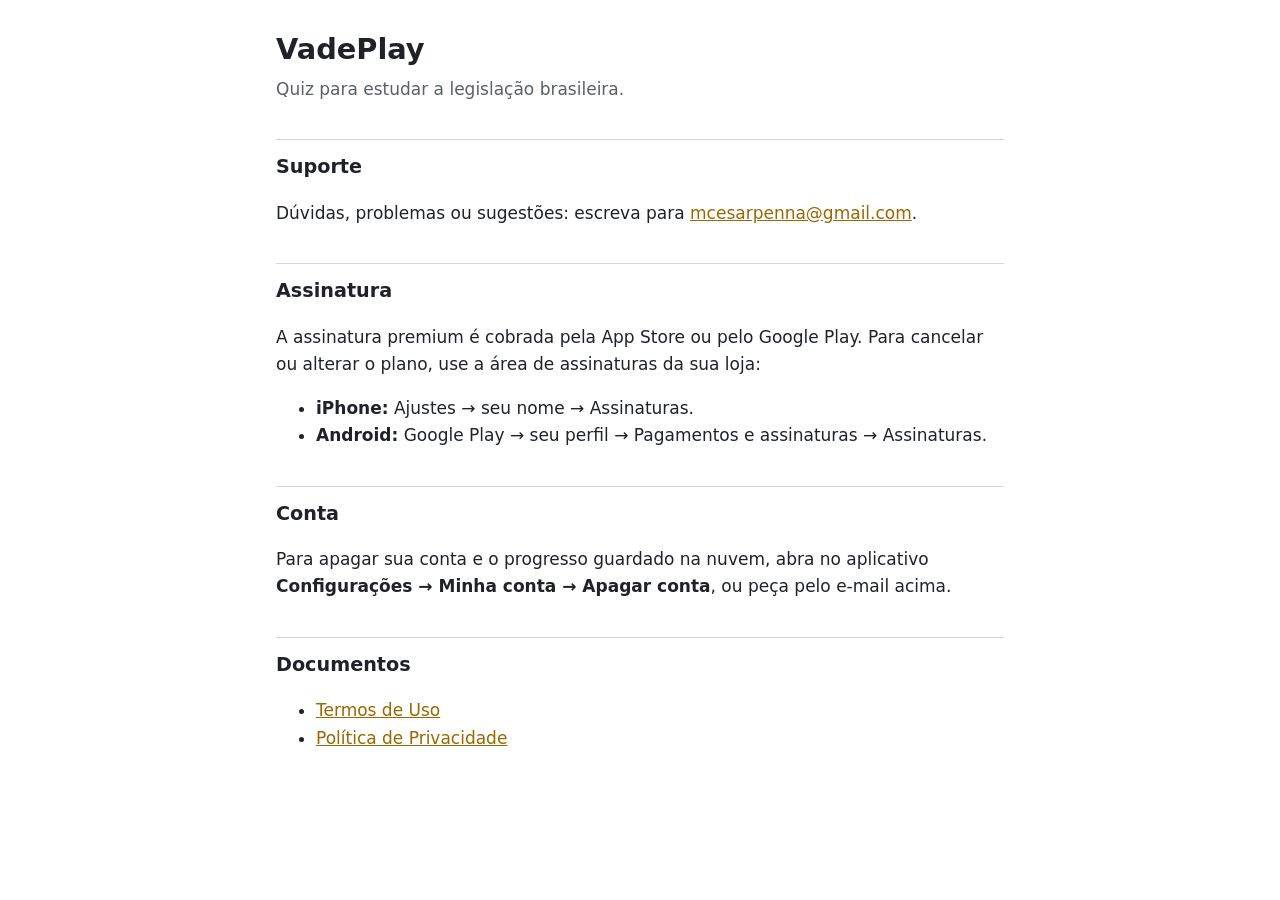
<file: index.html>
<!doctype html>
<html lang="pt-BR">
<head>
  <meta charset="utf-8">
  <meta name="viewport" content="width=device-width, initial-scale=1">
  <title>VadePlay — Suporte</title>
  <link rel="stylesheet" href="estilo.css">
</head>
<body>
<main>
  <h1>VadePlay</h1>
  <p class="data">Quiz para estudar a legislação brasileira.</p>

  <h2>Suporte</h2>
  <p>Dúvidas, problemas ou sugestões: escreva para
  <a href="mailto:mcesarpenna@gmail.com">mcesarpenna@gmail.com</a>.</p>

  <h2>Assinatura</h2>
  <p>A assinatura premium é cobrada pela App Store ou pelo Google Play. Para cancelar ou alterar o plano, use
  a área de assinaturas da sua loja:</p>
  <ul>
    <li><strong>iPhone:</strong> Ajustes → seu nome → Assinaturas.</li>
    <li><strong>Android:</strong> Google Play → seu perfil → Pagamentos e assinaturas → Assinaturas.</li>
  </ul>

  <h2>Conta</h2>
  <p>Para apagar sua conta e o progresso guardado na nuvem, abra no aplicativo
  <strong>Configurações → Minha conta → Apagar conta</strong>, ou peça pelo e-mail acima.</p>

  <h2>Documentos</h2>
  <ul>
    <li><a href="termos.html">Termos de Uso</a></li>
    <li><a href="privacidade.html">Política de Privacidade</a></li>
  </ul>
</main>
</body>
</html>
</file>
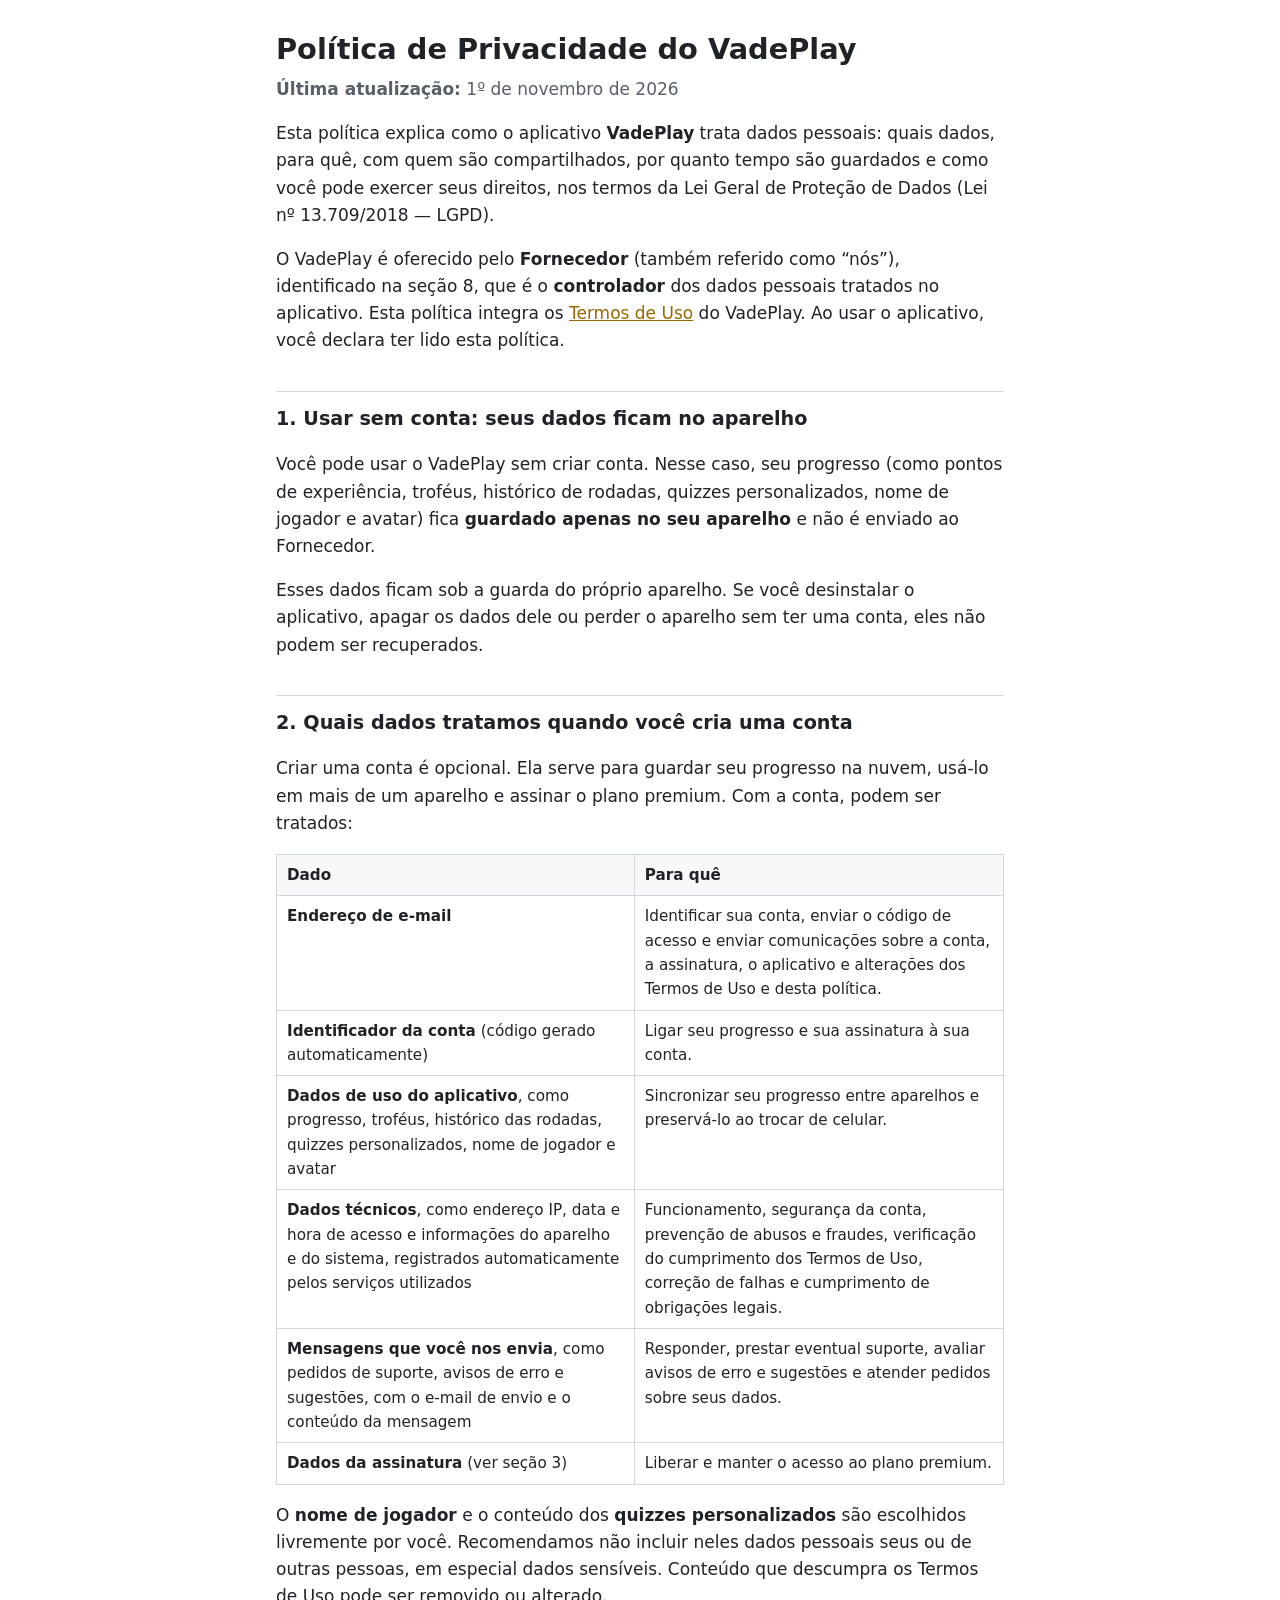
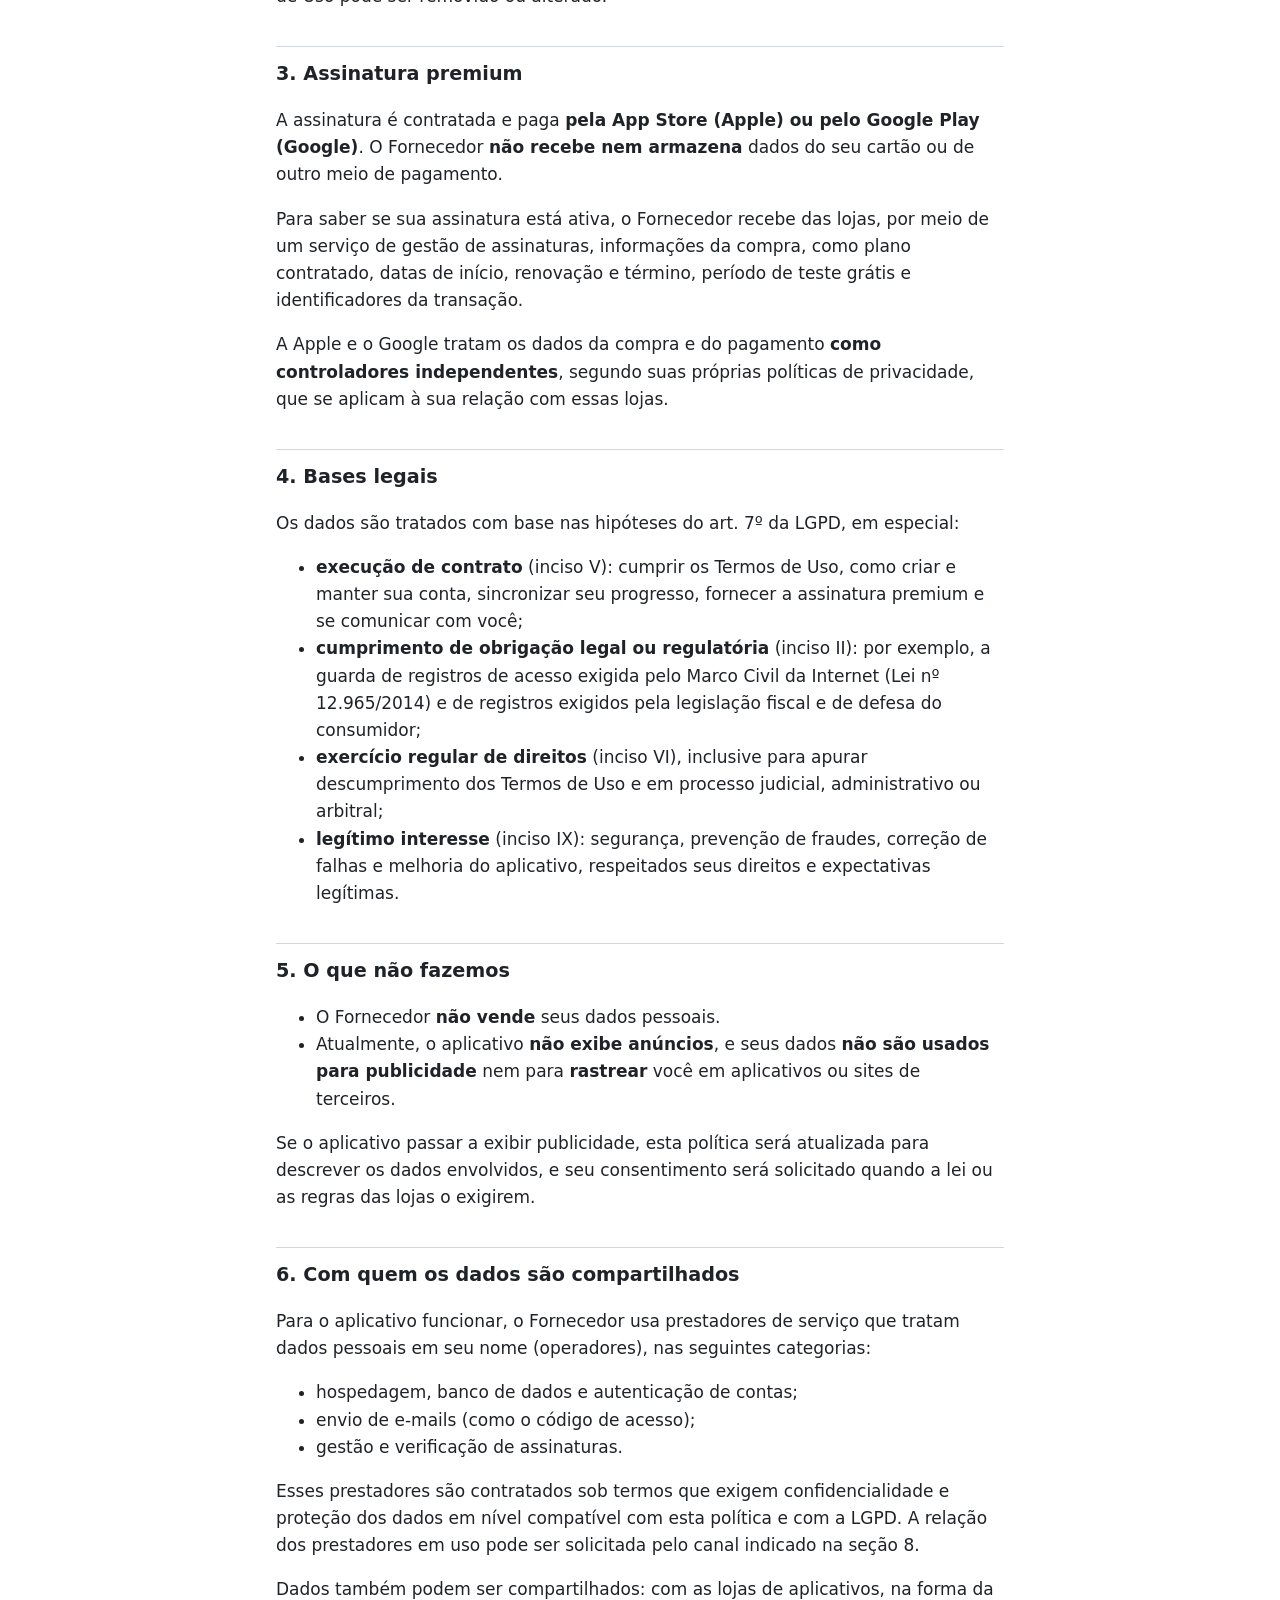
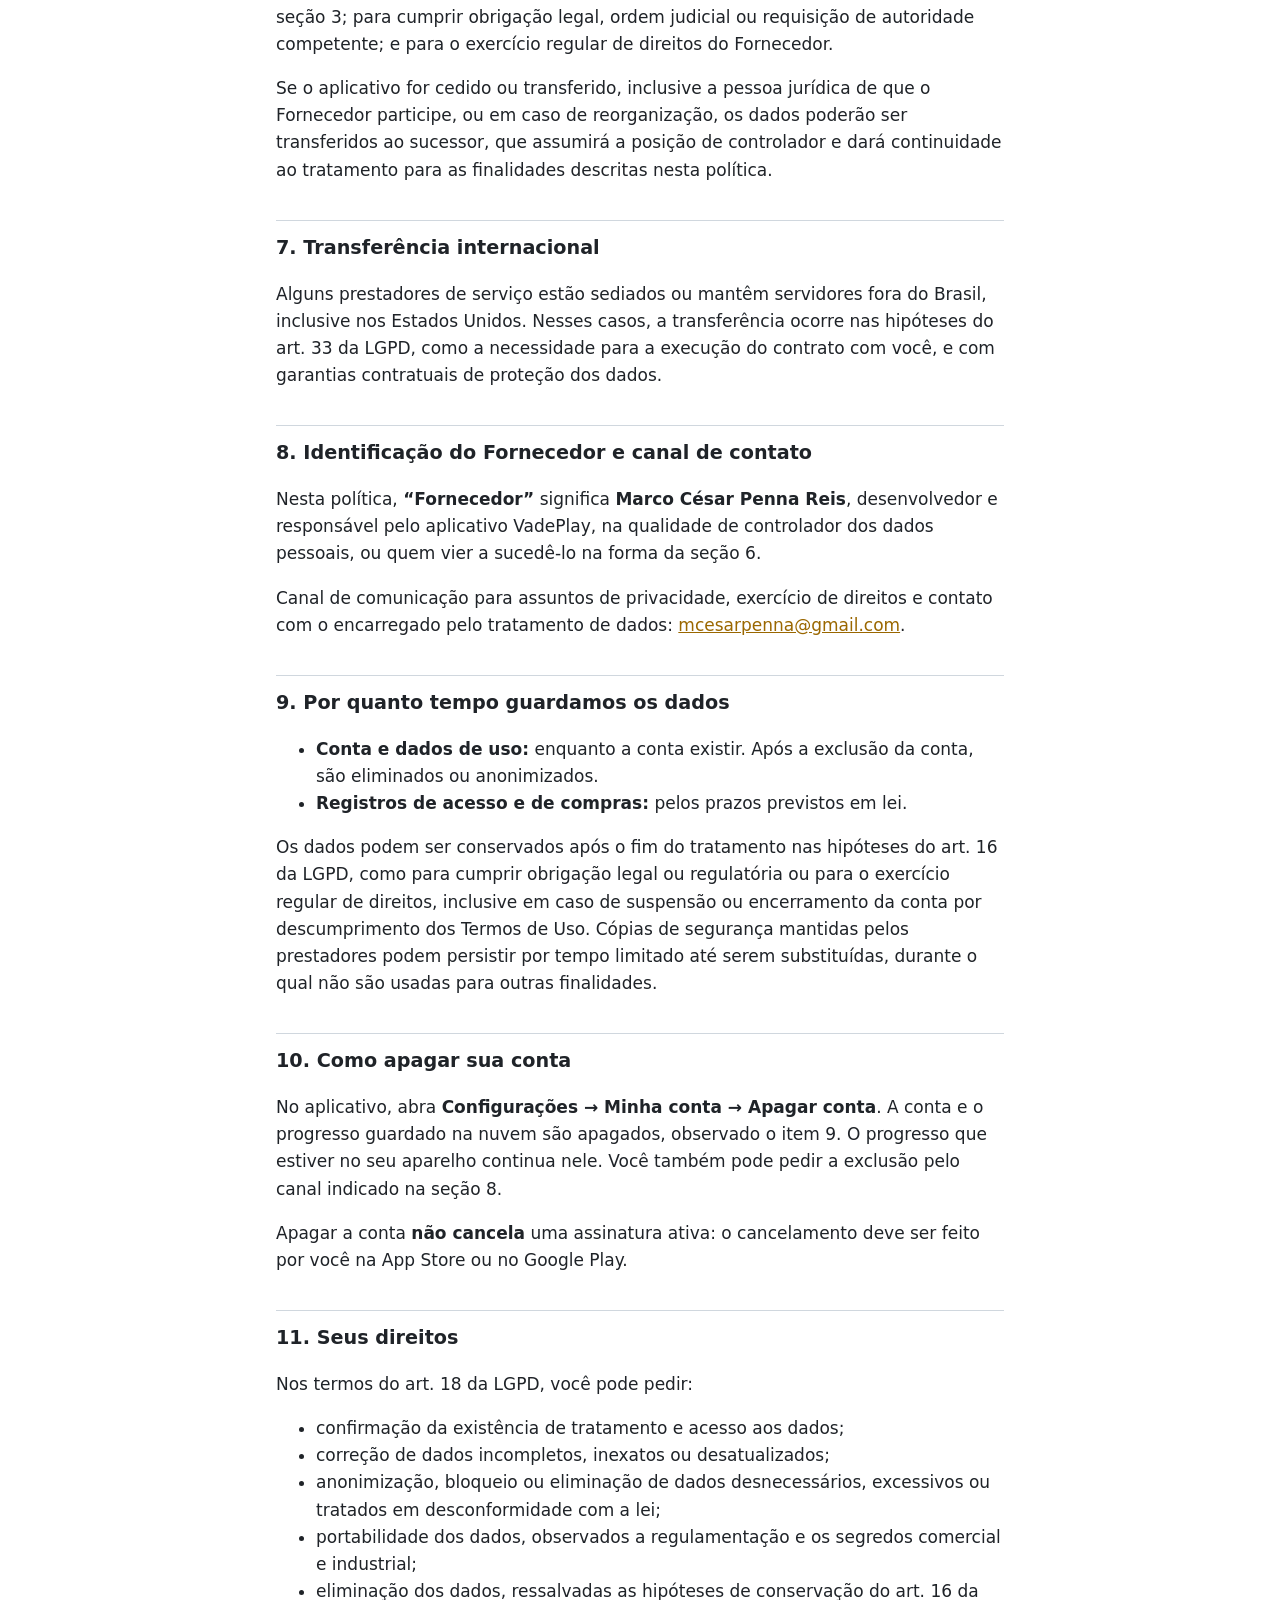
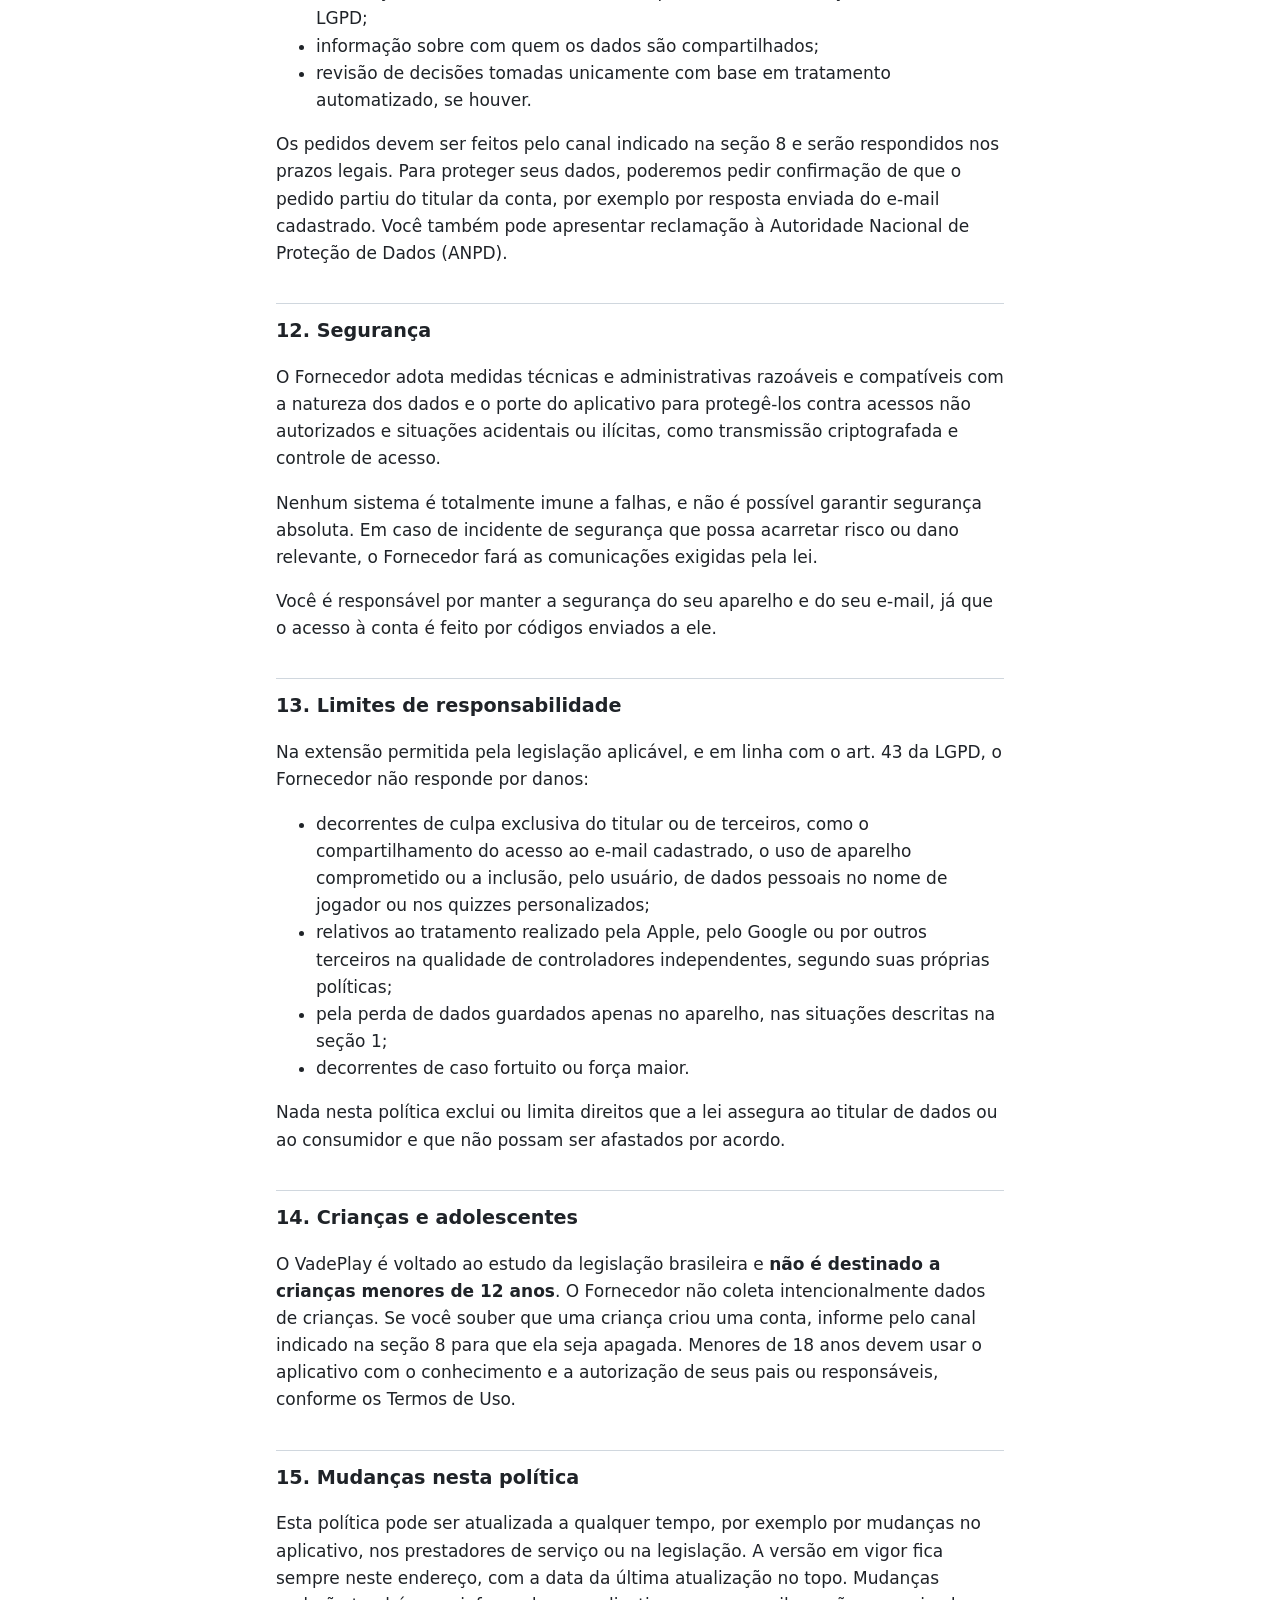
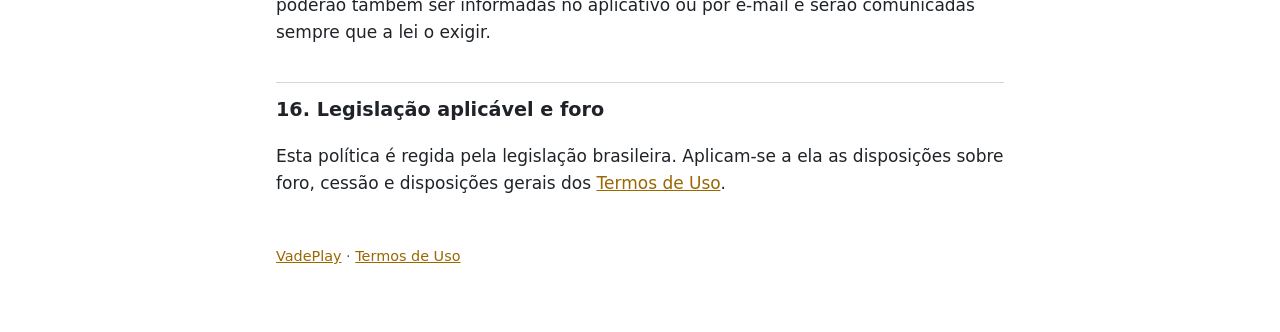
<file: privacidade.html>
<!doctype html>
<html lang="pt-BR">
<head>
  <meta charset="utf-8">
  <meta name="viewport" content="width=device-width, initial-scale=1">
  <title>Política de Privacidade — VadePlay</title>
  <link rel="stylesheet" href="estilo.css">
</head>
<body>
<main>
  <h1>Política de Privacidade do VadePlay</h1>
  <p class="data"><strong>Última atualização:</strong> 1º de novembro de 2026</p>

  <p>Esta política explica como o aplicativo <strong>VadePlay</strong> trata dados pessoais: quais dados, para
  quê, com quem são compartilhados, por quanto tempo são guardados e como você pode exercer seus direitos,
  nos termos da Lei Geral de Proteção de Dados (Lei nº 13.709/2018 — LGPD).</p>
  <p>O VadePlay é oferecido pelo <strong>Fornecedor</strong> (também referido como “nós”), identificado na
  seção 8, que é o <strong>controlador</strong> dos dados pessoais tratados no aplicativo. Esta política integra
  os <a href="termos.html">Termos de Uso</a> do VadePlay. Ao usar o aplicativo, você declara ter lido esta
  política.</p>

  <h2>1. Usar sem conta: seus dados ficam no aparelho</h2>
  <p>Você pode usar o VadePlay sem criar conta. Nesse caso, seu progresso (como pontos de experiência,
  troféus, histórico de rodadas, quizzes personalizados, nome de jogador e avatar) fica <strong>guardado
  apenas no seu aparelho</strong> e não é enviado ao Fornecedor.</p>
  <p>Esses dados ficam sob a guarda do próprio aparelho. Se você desinstalar o aplicativo, apagar os dados
  dele ou perder o aparelho sem ter uma conta, eles não podem ser recuperados.</p>

  <h2>2. Quais dados tratamos quando você cria uma conta</h2>
  <p>Criar uma conta é opcional. Ela serve para guardar seu progresso na nuvem, usá-lo em mais de um
  aparelho e assinar o plano premium. Com a conta, podem ser tratados:</p>
  <div class="tabela">
    <table>
      <tr><th>Dado</th><th>Para quê</th></tr>
      <tr>
        <td><strong>Endereço de e-mail</strong></td>
        <td>Identificar sua conta, enviar o código de acesso e enviar comunicações sobre a conta, a assinatura,
        o aplicativo e alterações dos Termos de Uso e desta política.</td>
      </tr>
      <tr>
        <td><strong>Identificador da conta</strong> (código gerado automaticamente)</td>
        <td>Ligar seu progresso e sua assinatura à sua conta.</td>
      </tr>
      <tr>
        <td><strong>Dados de uso do aplicativo</strong>, como progresso, troféus, histórico das rodadas,
        quizzes personalizados, nome de jogador e avatar</td>
        <td>Sincronizar seu progresso entre aparelhos e preservá-lo ao trocar de celular.</td>
      </tr>
      <tr>
        <td><strong>Dados técnicos</strong>, como endereço IP, data e hora de acesso e informações do aparelho
        e do sistema, registrados automaticamente pelos serviços utilizados</td>
        <td>Funcionamento, segurança da conta, prevenção de abusos e fraudes, verificação do cumprimento dos
        Termos de Uso, correção de falhas e cumprimento de obrigações legais.</td>
      </tr>
      <tr>
        <td><strong>Mensagens que você nos envia</strong>, como pedidos de suporte, avisos de erro e
        sugestões, com o e-mail de envio e o conteúdo da mensagem</td>
        <td>Responder, prestar eventual suporte, avaliar avisos de erro e sugestões e atender pedidos sobre
        seus dados.</td>
      </tr>
      <tr>
        <td><strong>Dados da assinatura</strong> (ver seção 3)</td>
        <td>Liberar e manter o acesso ao plano premium.</td>
      </tr>
    </table>
  </div>
  <p>O <strong>nome de jogador</strong> e o conteúdo dos <strong>quizzes personalizados</strong> são
  escolhidos livremente por você. Recomendamos não incluir neles dados pessoais seus ou de outras pessoas,
  em especial dados sensíveis. Conteúdo que descumpra os Termos de Uso pode ser removido ou alterado.</p>

  <h2>3. Assinatura premium</h2>
  <p>A assinatura é contratada e paga <strong>pela App Store (Apple) ou pelo Google Play (Google)</strong>. O
  Fornecedor <strong>não recebe nem armazena</strong> dados do seu cartão ou de outro meio de pagamento.</p>
  <p>Para saber se sua assinatura está ativa, o Fornecedor recebe das lojas, por meio de um serviço de gestão
  de assinaturas, informações da compra, como plano contratado, datas de início, renovação e término,
  período de teste grátis e identificadores da transação.</p>
  <p>A Apple e o Google tratam os dados da compra e do pagamento <strong>como controladores
  independentes</strong>, segundo suas próprias políticas de privacidade, que se aplicam à sua relação com
  essas lojas.</p>

  <h2>4. Bases legais</h2>
  <p>Os dados são tratados com base nas hipóteses do art. 7º da LGPD, em especial:</p>
  <ul>
    <li><strong>execução de contrato</strong> (inciso V): cumprir os Termos de Uso, como criar e manter sua
    conta, sincronizar seu progresso, fornecer a assinatura premium e se comunicar com você;</li>
    <li><strong>cumprimento de obrigação legal ou regulatória</strong> (inciso II): por exemplo, a guarda de
    registros de acesso exigida pelo Marco Civil da Internet (Lei nº 12.965/2014) e de registros exigidos
    pela legislação fiscal e de defesa do consumidor;</li>
    <li><strong>exercício regular de direitos</strong> (inciso VI), inclusive para apurar descumprimento dos
    Termos de Uso e em processo judicial, administrativo ou arbitral;</li>
    <li><strong>legítimo interesse</strong> (inciso IX): segurança, prevenção de fraudes, correção de falhas
    e melhoria do aplicativo, respeitados seus direitos e expectativas legítimas.</li>
  </ul>

  <h2>5. O que não fazemos</h2>
  <ul>
    <li>O Fornecedor <strong>não vende</strong> seus dados pessoais.</li>
    <li>Atualmente, o aplicativo <strong>não exibe anúncios</strong>, e seus dados <strong>não são usados
    para publicidade</strong> nem para <strong>rastrear</strong> você em aplicativos ou sites de terceiros.</li>
  </ul>
  <p>Se o aplicativo passar a exibir publicidade, esta política será atualizada para descrever os dados
  envolvidos, e seu consentimento será solicitado quando a lei ou as regras das lojas o exigirem.</p>

  <h2>6. Com quem os dados são compartilhados</h2>
  <p>Para o aplicativo funcionar, o Fornecedor usa prestadores de serviço que tratam dados pessoais em seu
  nome (operadores), nas seguintes categorias:</p>
  <ul>
    <li>hospedagem, banco de dados e autenticação de contas;</li>
    <li>envio de e-mails (como o código de acesso);</li>
    <li>gestão e verificação de assinaturas.</li>
  </ul>
  <p>Esses prestadores são contratados sob termos que exigem confidencialidade e proteção dos dados em nível
  compatível com esta política e com a LGPD. A relação dos prestadores em uso pode ser solicitada pelo canal
  indicado na seção 8.</p>
  <p>Dados também podem ser compartilhados: com as lojas de aplicativos, na forma da seção 3; para cumprir
  obrigação legal, ordem judicial ou requisição de autoridade competente; e para o exercício regular de
  direitos do Fornecedor.</p>
  <p>Se o aplicativo for cedido ou transferido, inclusive a pessoa jurídica de que o Fornecedor participe, ou
  em caso de reorganização, os dados poderão ser transferidos ao sucessor, que assumirá a posição de
  controlador e dará continuidade ao tratamento para as finalidades descritas nesta política.</p>

  <h2>7. Transferência internacional</h2>
  <p>Alguns prestadores de serviço estão sediados ou mantêm servidores fora do Brasil, inclusive nos Estados
  Unidos. Nesses casos, a transferência ocorre nas hipóteses do art. 33 da LGPD, como a necessidade para a
  execução do contrato com você, e com garantias contratuais de proteção dos dados.</p>

  <h2>8. Identificação do Fornecedor e canal de contato</h2>
  <p>Nesta política, <strong>“Fornecedor”</strong> significa <strong>Marco César Penna Reis</strong>,
  desenvolvedor e responsável pelo aplicativo VadePlay, na qualidade de controlador dos dados pessoais, ou
  quem vier a sucedê-lo na forma da seção 6.</p>
  <p>Canal de comunicação para assuntos de privacidade, exercício de direitos e contato com o encarregado
  pelo tratamento de dados: <a href="mailto:mcesarpenna@gmail.com">mcesarpenna@gmail.com</a>.</p>

  <h2>9. Por quanto tempo guardamos os dados</h2>
  <ul>
    <li><strong>Conta e dados de uso:</strong> enquanto a conta existir. Após a exclusão da conta, são
    eliminados ou anonimizados.</li>
    <li><strong>Registros de acesso e de compras:</strong> pelos prazos previstos em lei.</li>
  </ul>
  <p>Os dados podem ser conservados após o fim do tratamento nas hipóteses do art. 16 da LGPD, como para
  cumprir obrigação legal ou regulatória ou para o exercício regular de direitos, inclusive em caso de
  suspensão ou encerramento da conta por descumprimento dos Termos de Uso. Cópias de segurança
  mantidas pelos prestadores podem persistir por tempo limitado até serem substituídas, durante o qual não
  são usadas para outras finalidades.</p>

  <h2>10. Como apagar sua conta</h2>
  <p>No aplicativo, abra <strong>Configurações → Minha conta → Apagar conta</strong>. A conta e o progresso
  guardado na nuvem são apagados, observado o item 9. O progresso que estiver no seu aparelho continua nele.
  Você também pode pedir a exclusão pelo canal indicado na seção 8.</p>
  <p>Apagar a conta <strong>não cancela</strong> uma assinatura ativa: o cancelamento deve ser feito por você
  na App Store ou no Google Play.</p>

  <h2>11. Seus direitos</h2>
  <p>Nos termos do art. 18 da LGPD, você pode pedir:</p>
  <ul>
    <li>confirmação da existência de tratamento e acesso aos dados;</li>
    <li>correção de dados incompletos, inexatos ou desatualizados;</li>
    <li>anonimização, bloqueio ou eliminação de dados desnecessários, excessivos ou tratados em desconformidade
    com a lei;</li>
    <li>portabilidade dos dados, observados a regulamentação e os segredos comercial e industrial;</li>
    <li>eliminação dos dados, ressalvadas as hipóteses de conservação do art. 16 da LGPD;</li>
    <li>informação sobre com quem os dados são compartilhados;</li>
    <li>revisão de decisões tomadas unicamente com base em tratamento automatizado, se houver.</li>
  </ul>
  <p>Os pedidos devem ser feitos pelo canal indicado na seção 8 e serão respondidos nos prazos legais. Para
  proteger seus dados, poderemos pedir confirmação de que o pedido partiu do titular da conta, por exemplo
  por resposta enviada do e-mail cadastrado. Você também pode apresentar reclamação à Autoridade Nacional de
  Proteção de Dados (ANPD).</p>

  <h2>12. Segurança</h2>
  <p>O Fornecedor adota medidas técnicas e administrativas razoáveis e compatíveis com a natureza dos dados
  e o porte do aplicativo para protegê-los contra acessos não autorizados e situações acidentais ou ilícitas,
  como transmissão criptografada e controle de acesso.</p>
  <p>Nenhum sistema é totalmente imune a falhas, e não é possível garantir segurança absoluta. Em caso de
  incidente de segurança que possa acarretar risco ou dano relevante, o Fornecedor fará as comunicações
  exigidas pela lei.</p>
  <p>Você é responsável por manter a segurança do seu aparelho e do seu e-mail, já que o acesso à conta é
  feito por códigos enviados a ele.</p>

  <h2>13. Limites de responsabilidade</h2>
  <p>Na extensão permitida pela legislação aplicável, e em linha com o art. 43 da LGPD, o Fornecedor não
  responde por danos:</p>
  <ul>
    <li>decorrentes de culpa exclusiva do titular ou de terceiros, como o compartilhamento do acesso ao
    e-mail cadastrado, o uso de aparelho comprometido ou a inclusão, pelo usuário, de dados pessoais no nome
    de jogador ou nos quizzes personalizados;</li>
    <li>relativos ao tratamento realizado pela Apple, pelo Google ou por outros terceiros na qualidade de
    controladores independentes, segundo suas próprias políticas;</li>
    <li>pela perda de dados guardados apenas no aparelho, nas situações descritas na seção 1;</li>
    <li>decorrentes de caso fortuito ou força maior.</li>
  </ul>
  <p>Nada nesta política exclui ou limita direitos que a lei assegura ao titular de dados ou ao consumidor e
  que não possam ser afastados por acordo.</p>

  <h2>14. Crianças e adolescentes</h2>
  <p>O VadePlay é voltado ao estudo da legislação brasileira e <strong>não é destinado a crianças menores de
  12 anos</strong>. O Fornecedor não coleta intencionalmente dados de crianças. Se você souber que uma criança
  criou uma conta, informe pelo canal indicado na seção 8 para que ela seja apagada. Menores de 18 anos devem
  usar o aplicativo com o conhecimento e a autorização de seus pais ou responsáveis, conforme os Termos de
  Uso.</p>

  <h2>15. Mudanças nesta política</h2>
  <p>Esta política pode ser atualizada a qualquer tempo, por exemplo por mudanças no aplicativo, nos
  prestadores de serviço ou na legislação. A versão em vigor fica sempre neste endereço, com a data da última
  atualização no topo. Mudanças poderão também ser informadas no aplicativo ou por e-mail e serão comunicadas
  sempre que a lei o exigir.</p>

  <h2>16. Legislação aplicável e foro</h2>
  <p>Esta política é regida pela legislação brasileira. Aplicam-se a ela as disposições sobre foro, cessão e
  disposições gerais dos <a href="termos.html">Termos de Uso</a>.</p>

  <footer><a href="./">VadePlay</a> · <a href="termos.html">Termos de Uso</a></footer>
</main>
</body>
</html>
</file>
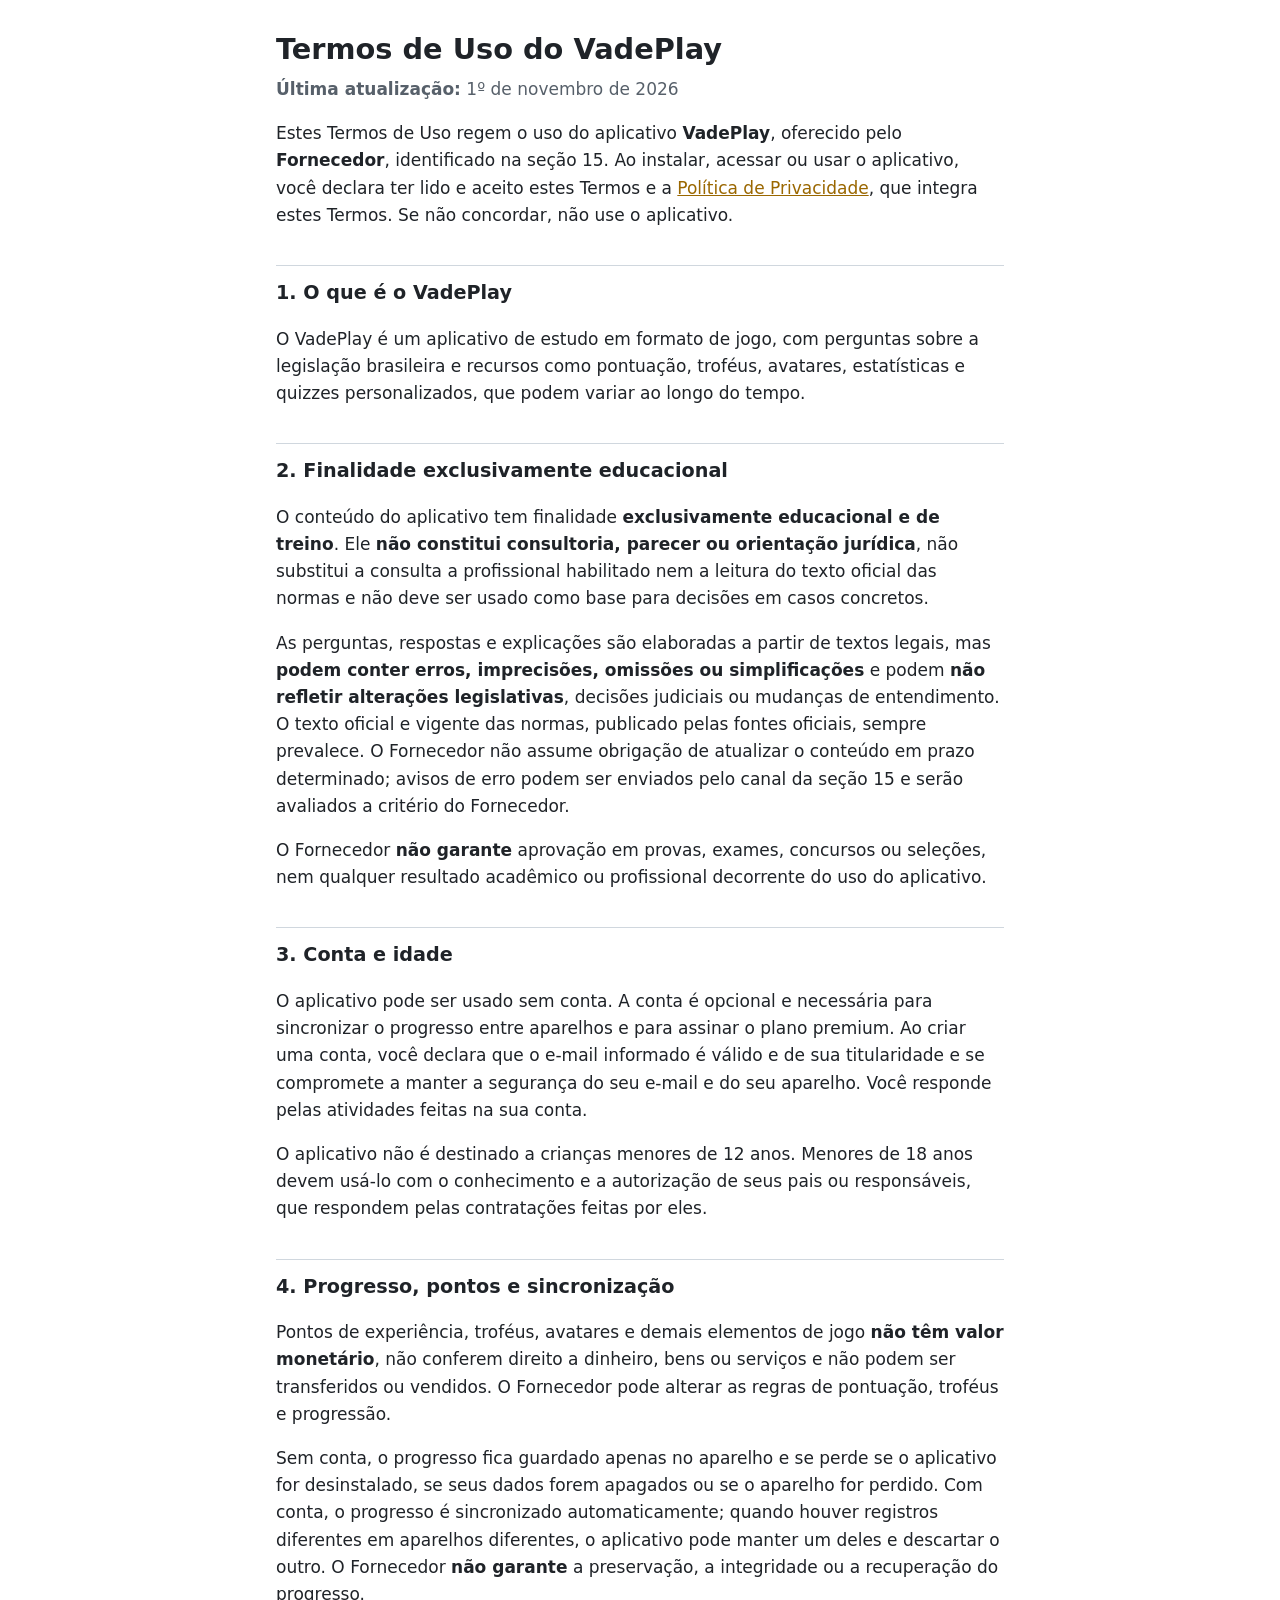
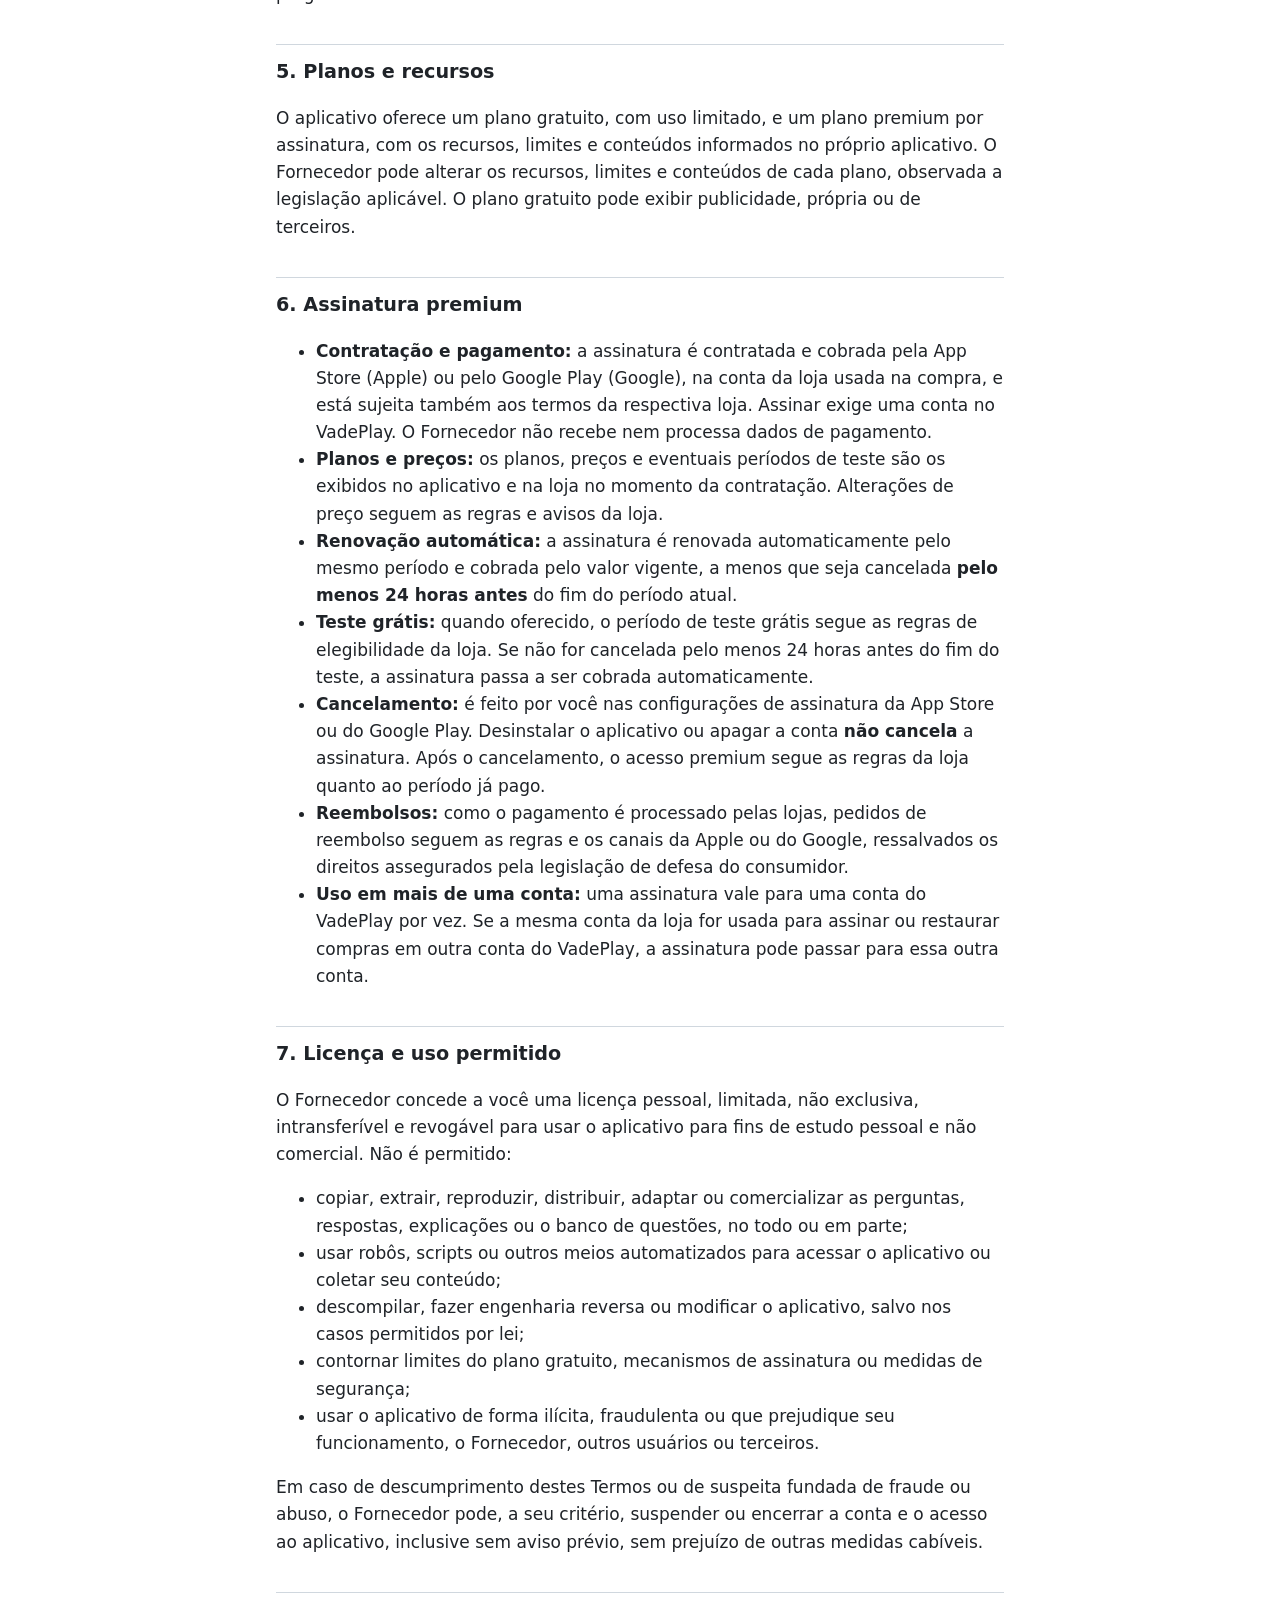
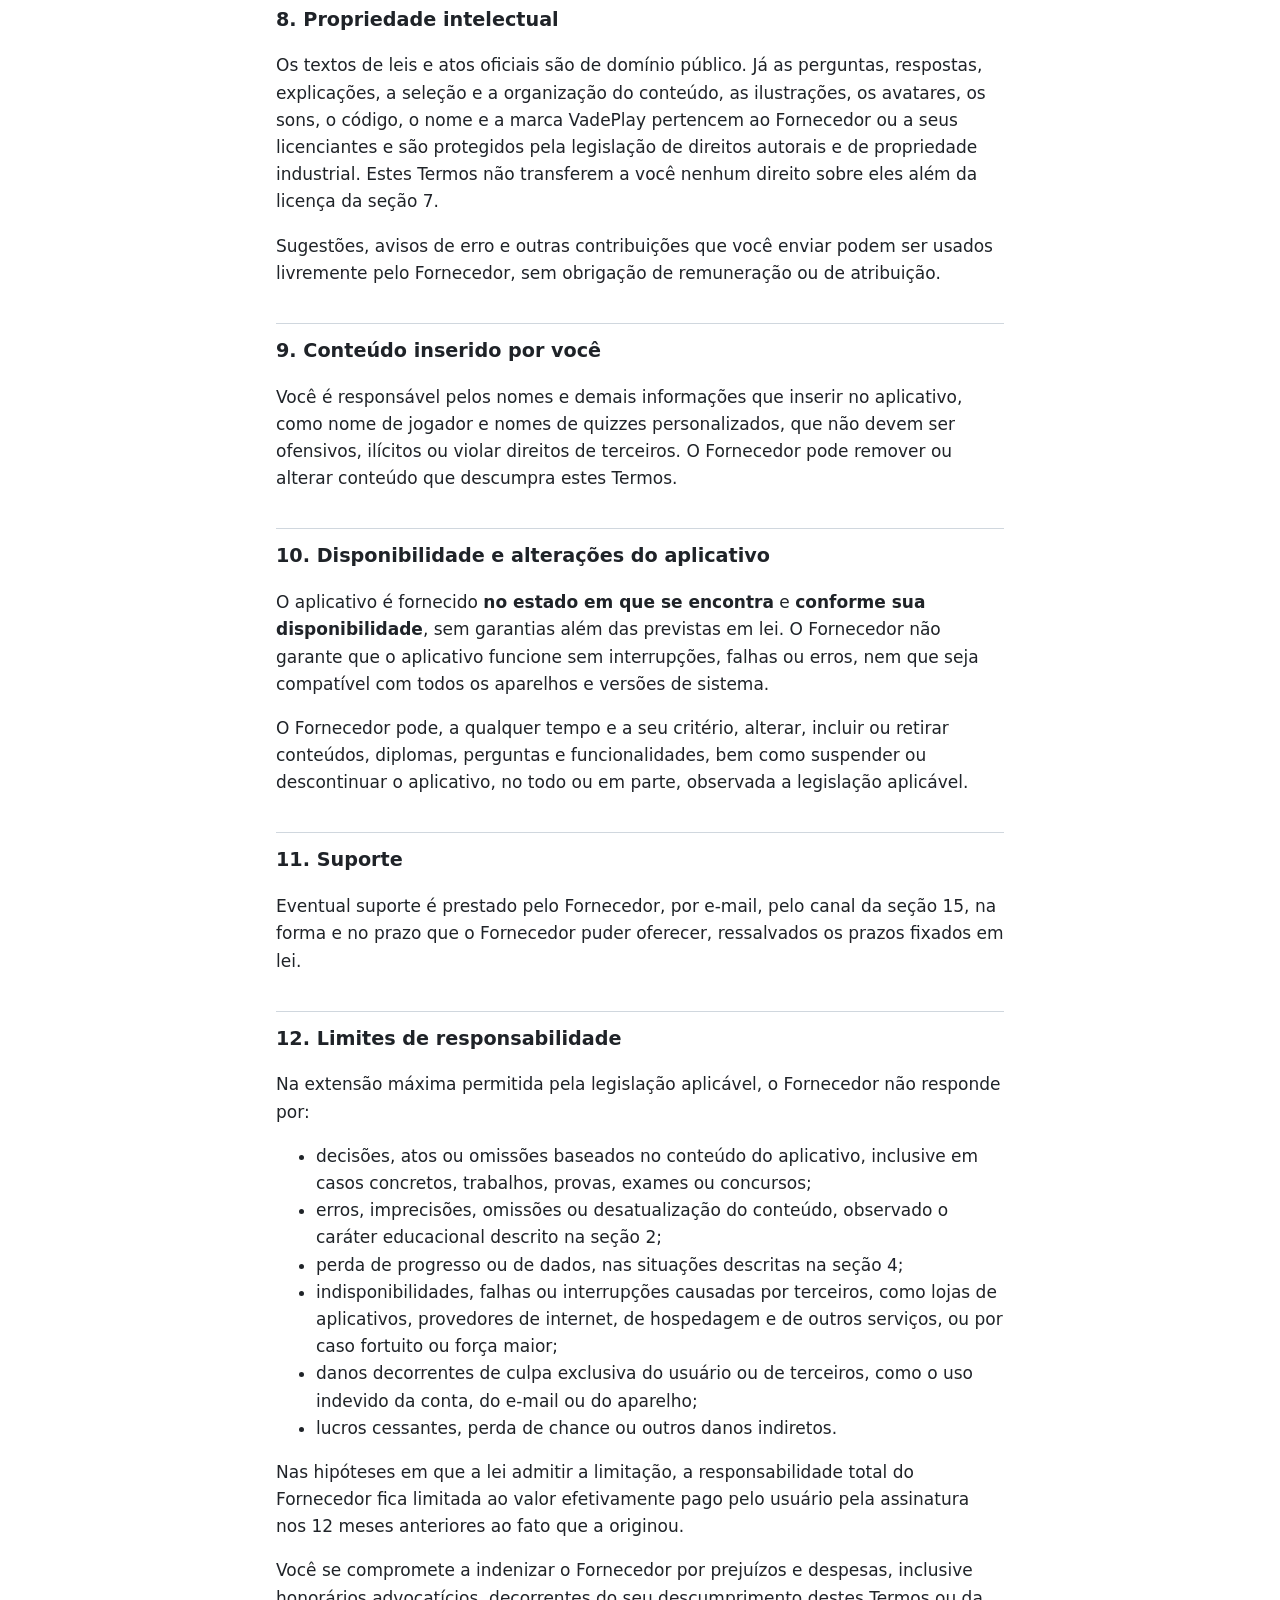
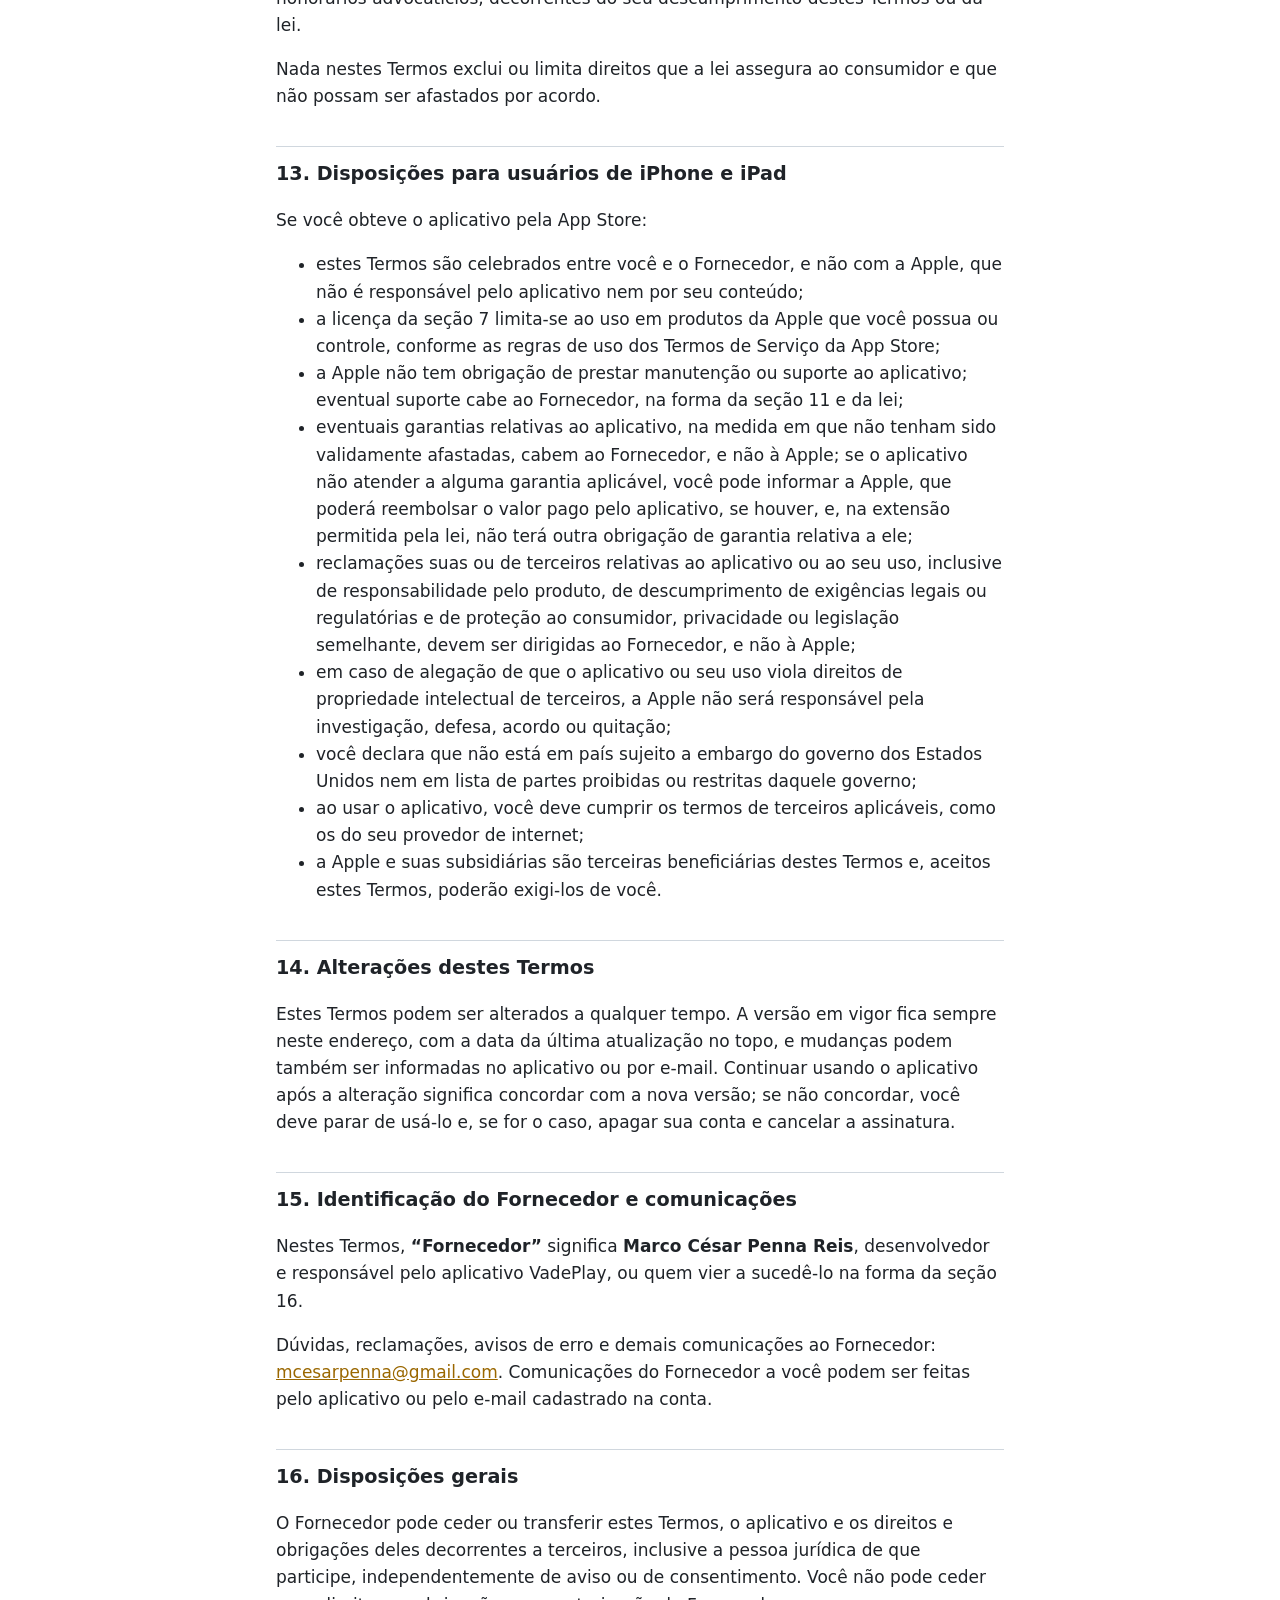
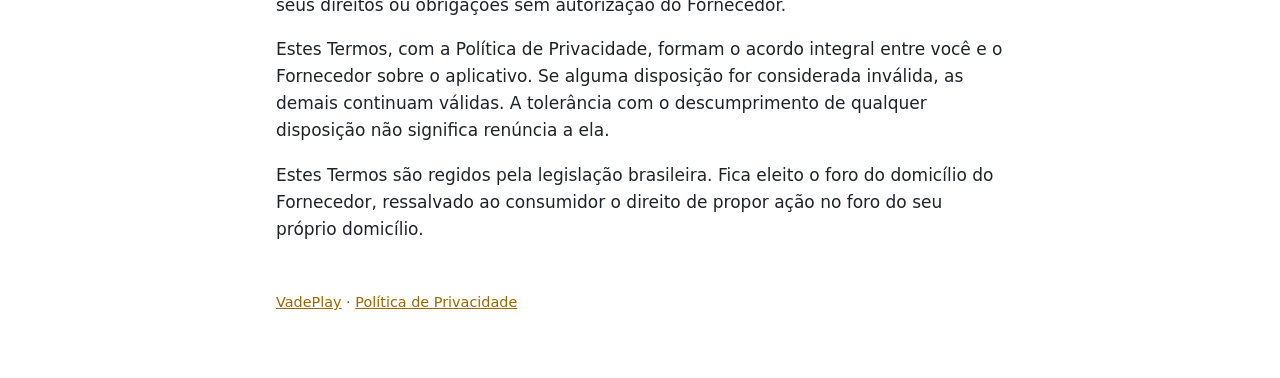
<file: termos.html>
<!doctype html>
<html lang="pt-BR">
<head>
  <meta charset="utf-8">
  <meta name="viewport" content="width=device-width, initial-scale=1">
  <title>Termos de Uso — VadePlay</title>
  <link rel="stylesheet" href="estilo.css">
</head>
<body>
<main>
  <h1>Termos de Uso do VadePlay</h1>
  <p class="data"><strong>Última atualização:</strong> 1º de novembro de 2026</p>

  <p>Estes Termos de Uso regem o uso do aplicativo <strong>VadePlay</strong>, oferecido pelo
  <strong>Fornecedor</strong>, identificado na seção 15. Ao instalar, acessar ou usar o aplicativo, você
  declara ter lido e aceito estes Termos e a <a href="privacidade.html">Política de Privacidade</a>, que
  integra estes Termos. Se não concordar, não use o aplicativo.</p>

  <h2>1. O que é o VadePlay</h2>
  <p>O VadePlay é um aplicativo de estudo em formato de jogo, com perguntas sobre a legislação brasileira e
  recursos como pontuação, troféus, avatares, estatísticas e quizzes personalizados, que podem variar ao longo
  do tempo.</p>

  <h2>2. Finalidade exclusivamente educacional</h2>
  <p>O conteúdo do aplicativo tem finalidade <strong>exclusivamente educacional e de treino</strong>. Ele
  <strong>não constitui consultoria, parecer ou orientação jurídica</strong>, não substitui a consulta a
  profissional habilitado nem a leitura do texto oficial das normas e não deve ser usado como base para
  decisões em casos concretos.</p>
  <p>As perguntas, respostas e explicações são elaboradas a partir de textos legais, mas
  <strong>podem conter erros, imprecisões, omissões ou simplificações</strong> e podem <strong>não refletir
  alterações legislativas</strong>, decisões judiciais ou mudanças de entendimento. O texto oficial e vigente
  das normas, publicado pelas fontes oficiais, sempre prevalece. O Fornecedor não assume obrigação de
  atualizar o conteúdo em prazo determinado; avisos de erro podem ser enviados pelo canal da seção 15 e serão
  avaliados a critério do Fornecedor.</p>
  <p>O Fornecedor <strong>não garante</strong> aprovação em provas, exames, concursos ou seleções, nem qualquer
  resultado acadêmico ou profissional decorrente do uso do aplicativo.</p>

  <h2>3. Conta e idade</h2>
  <p>O aplicativo pode ser usado sem conta. A conta é opcional e necessária para sincronizar o progresso entre
  aparelhos e para assinar o plano premium. Ao criar uma conta, você declara que o e-mail informado é válido e
  de sua titularidade e se compromete a manter a segurança do seu e-mail e do seu aparelho. Você responde pelas
  atividades feitas na sua conta.</p>
  <p>O aplicativo não é destinado a crianças menores de 12 anos. Menores de 18 anos devem usá-lo com o
  conhecimento e a autorização de seus pais ou responsáveis, que respondem pelas contratações feitas por
  eles.</p>

  <h2>4. Progresso, pontos e sincronização</h2>
  <p>Pontos de experiência, troféus, avatares e demais elementos de jogo <strong>não têm valor monetário</strong>,
  não conferem direito a dinheiro, bens ou serviços e não podem ser transferidos ou vendidos. O Fornecedor pode
  alterar as regras de pontuação, troféus e progressão.</p>
  <p>Sem conta, o progresso fica guardado apenas no aparelho e se perde se o aplicativo for desinstalado, se
  seus dados forem apagados ou se o aparelho for perdido. Com conta, o progresso é sincronizado
  automaticamente; quando houver registros diferentes em aparelhos diferentes, o aplicativo pode manter um
  deles e descartar o outro. O Fornecedor <strong>não garante</strong> a preservação, a integridade ou a
  recuperação do progresso.</p>

  <h2>5. Planos e recursos</h2>
  <p>O aplicativo oferece um plano gratuito, com uso limitado, e um plano premium por assinatura, com os
  recursos, limites e conteúdos informados no próprio aplicativo. O Fornecedor pode alterar os recursos,
  limites e conteúdos de cada plano, observada a legislação aplicável. O plano gratuito pode exibir
  publicidade, própria ou de terceiros.</p>

  <h2>6. Assinatura premium</h2>
  <ul>
    <li><strong>Contratação e pagamento:</strong> a assinatura é contratada e cobrada pela App Store (Apple) ou
    pelo Google Play (Google), na conta da loja usada na compra, e está sujeita também aos termos da respectiva
    loja. Assinar exige uma conta no VadePlay. O Fornecedor não recebe nem processa dados de pagamento.</li>
    <li><strong>Planos e preços:</strong> os planos, preços e eventuais períodos de teste são os exibidos no
    aplicativo e na loja no momento da contratação. Alterações de preço seguem as regras e avisos da loja.</li>
    <li><strong>Renovação automática:</strong> a assinatura é renovada automaticamente pelo mesmo período e
    cobrada pelo valor vigente, a menos que seja cancelada <strong>pelo menos 24 horas antes</strong> do fim
    do período atual.</li>
    <li><strong>Teste grátis:</strong> quando oferecido, o período de teste grátis segue as regras de
    elegibilidade da loja. Se não for cancelada pelo menos 24 horas antes do fim do teste, a assinatura passa a
    ser cobrada automaticamente.</li>
    <li><strong>Cancelamento:</strong> é feito por você nas configurações de assinatura da App Store ou do
    Google Play. Desinstalar o aplicativo ou apagar a conta <strong>não cancela</strong> a assinatura. Após o
    cancelamento, o acesso premium segue as regras da loja quanto ao período já pago.</li>
    <li><strong>Reembolsos:</strong> como o pagamento é processado pelas lojas, pedidos de reembolso seguem as
    regras e os canais da Apple ou do Google, ressalvados os direitos assegurados pela legislação de defesa do
    consumidor.</li>
    <li><strong>Uso em mais de uma conta:</strong> uma assinatura vale para uma conta do VadePlay por vez. Se
    a mesma conta da loja for usada para assinar ou restaurar compras em outra conta do VadePlay, a assinatura
    pode passar para essa outra conta.</li>
  </ul>

  <h2>7. Licença e uso permitido</h2>
  <p>O Fornecedor concede a você uma licença pessoal, limitada, não exclusiva, intransferível e revogável para
  usar o aplicativo para fins de estudo pessoal e não comercial. Não é permitido:</p>
  <ul>
    <li>copiar, extrair, reproduzir, distribuir, adaptar ou comercializar as perguntas, respostas,
    explicações ou o banco de questões, no todo ou em parte;</li>
    <li>usar robôs, scripts ou outros meios automatizados para acessar o aplicativo ou coletar seu
    conteúdo;</li>
    <li>descompilar, fazer engenharia reversa ou modificar o aplicativo, salvo nos casos permitidos por
    lei;</li>
    <li>contornar limites do plano gratuito, mecanismos de assinatura ou medidas de segurança;</li>
    <li>usar o aplicativo de forma ilícita, fraudulenta ou que prejudique seu funcionamento, o Fornecedor,
    outros usuários ou terceiros.</li>
  </ul>
  <p>Em caso de descumprimento destes Termos ou de suspeita fundada de fraude ou abuso, o Fornecedor pode, a
  seu critério, suspender ou encerrar a conta e o acesso ao aplicativo, inclusive sem aviso prévio, sem
  prejuízo de outras medidas cabíveis.</p>

  <h2>8. Propriedade intelectual</h2>
  <p>Os textos de leis e atos oficiais são de domínio público. Já as perguntas, respostas, explicações, a
  seleção e a organização do conteúdo, as ilustrações, os avatares, os sons, o código, o nome e a marca
  VadePlay pertencem ao Fornecedor ou a seus licenciantes e são protegidos pela legislação de direitos
  autorais e de propriedade industrial. Estes Termos não transferem a você nenhum direito sobre eles além da
  licença da seção 7.</p>
  <p>Sugestões, avisos de erro e outras contribuições que você enviar podem ser usados livremente pelo
  Fornecedor, sem obrigação de remuneração ou de atribuição.</p>

  <h2>9. Conteúdo inserido por você</h2>
  <p>Você é responsável pelos nomes e demais informações que inserir no aplicativo, como nome de jogador e
  nomes de quizzes personalizados, que não devem ser ofensivos, ilícitos ou violar direitos de terceiros. O
  Fornecedor pode remover ou alterar conteúdo que descumpra estes Termos.</p>

  <h2>10. Disponibilidade e alterações do aplicativo</h2>
  <p>O aplicativo é fornecido <strong>no estado em que se encontra</strong> e <strong>conforme sua
  disponibilidade</strong>, sem garantias além das previstas em lei. O Fornecedor não garante que o aplicativo
  funcione sem interrupções, falhas ou erros, nem que seja compatível com todos os aparelhos e versões de
  sistema.</p>
  <p>O Fornecedor pode, a qualquer tempo e a seu critério, alterar, incluir ou retirar conteúdos, diplomas,
  perguntas e funcionalidades, bem como suspender ou descontinuar o aplicativo, no todo ou em parte, observada
  a legislação aplicável.</p>

  <h2>11. Suporte</h2>
  <p>Eventual suporte é prestado pelo Fornecedor, por e-mail, pelo canal da seção 15, na forma e no prazo que o
  Fornecedor puder oferecer, ressalvados os prazos fixados em lei.</p>

  <h2>12. Limites de responsabilidade</h2>
  <p>Na extensão máxima permitida pela legislação aplicável, o Fornecedor não responde por:</p>
  <ul>
    <li>decisões, atos ou omissões baseados no conteúdo do aplicativo, inclusive em casos concretos,
    trabalhos, provas, exames ou concursos;</li>
    <li>erros, imprecisões, omissões ou desatualização do conteúdo, observado o caráter educacional descrito
    na seção 2;</li>
    <li>perda de progresso ou de dados, nas situações descritas na seção 4;</li>
    <li>indisponibilidades, falhas ou interrupções causadas por terceiros, como lojas de aplicativos,
    provedores de internet, de hospedagem e de outros serviços, ou por caso fortuito ou força maior;</li>
    <li>danos decorrentes de culpa exclusiva do usuário ou de terceiros, como o uso indevido da conta, do
    e-mail ou do aparelho;</li>
    <li>lucros cessantes, perda de chance ou outros danos indiretos.</li>
  </ul>
  <p>Nas hipóteses em que a lei admitir a limitação, a responsabilidade total do Fornecedor fica limitada ao
  valor efetivamente pago pelo usuário pela assinatura nos 12 meses anteriores ao fato que a originou.</p>
  <p>Você se compromete a indenizar o Fornecedor por prejuízos e despesas, inclusive honorários advocatícios,
  decorrentes do seu descumprimento destes Termos ou da lei.</p>
  <p>Nada nestes Termos exclui ou limita direitos que a lei assegura ao consumidor e que não possam ser
  afastados por acordo.</p>

  <h2>13. Disposições para usuários de iPhone e iPad</h2>
  <p>Se você obteve o aplicativo pela App Store:</p>
  <ul>
    <li>estes Termos são celebrados entre você e o Fornecedor, e não com a Apple, que não é responsável pelo
    aplicativo nem por seu conteúdo;</li>
    <li>a licença da seção 7 limita-se ao uso em produtos da Apple que você possua ou controle, conforme as
    regras de uso dos Termos de Serviço da App Store;</li>
    <li>a Apple não tem obrigação de prestar manutenção ou suporte ao aplicativo; eventual suporte cabe ao
    Fornecedor, na forma da seção 11 e da lei;</li>
    <li>eventuais garantias relativas ao aplicativo, na medida em que não tenham sido validamente afastadas,
    cabem ao Fornecedor, e não à Apple; se o aplicativo não atender a alguma garantia aplicável, você pode
    informar a Apple, que poderá reembolsar o valor pago pelo aplicativo, se houver, e, na extensão permitida
    pela lei, não terá outra obrigação de garantia relativa a ele;</li>
    <li>reclamações suas ou de terceiros relativas ao aplicativo ou ao seu uso, inclusive de responsabilidade
    pelo produto, de descumprimento de exigências legais ou regulatórias e de proteção ao consumidor,
    privacidade ou legislação semelhante, devem ser dirigidas ao Fornecedor, e não à Apple;</li>
    <li>em caso de alegação de que o aplicativo ou seu uso viola direitos de propriedade intelectual de
    terceiros, a Apple não será responsável pela investigação, defesa, acordo ou quitação;</li>
    <li>você declara que não está em país sujeito a embargo do governo dos Estados Unidos nem em lista de
    partes proibidas ou restritas daquele governo;</li>
    <li>ao usar o aplicativo, você deve cumprir os termos de terceiros aplicáveis, como os do seu provedor de
    internet;</li>
    <li>a Apple e suas subsidiárias são terceiras beneficiárias destes Termos e, aceitos estes Termos, poderão
    exigi-los de você.</li>
  </ul>

  <h2>14. Alterações destes Termos</h2>
  <p>Estes Termos podem ser alterados a qualquer tempo. A versão em vigor fica sempre neste endereço, com a
  data da última atualização no topo, e mudanças podem também ser informadas no aplicativo ou por e-mail.
  Continuar usando o aplicativo após a alteração significa concordar com a nova versão; se não concordar, você
  deve parar de usá-lo e, se for o caso, apagar sua conta e cancelar a assinatura.</p>

  <h2>15. Identificação do Fornecedor e comunicações</h2>
  <p>Nestes Termos, <strong>“Fornecedor”</strong> significa <strong>Marco César Penna Reis</strong>,
  desenvolvedor e responsável pelo aplicativo VadePlay, ou quem vier a sucedê-lo na forma da seção 16.</p>
  <p>Dúvidas, reclamações, avisos de erro e demais comunicações ao Fornecedor:
  <a href="mailto:mcesarpenna@gmail.com">mcesarpenna@gmail.com</a>. Comunicações do Fornecedor a você podem
  ser feitas pelo aplicativo ou pelo e-mail cadastrado na conta.</p>

  <h2>16. Disposições gerais</h2>
  <p>O Fornecedor pode ceder ou transferir estes Termos, o aplicativo e os direitos e obrigações deles
  decorrentes a terceiros, inclusive a pessoa jurídica de que participe, independentemente de aviso ou de
  consentimento. Você não pode ceder seus direitos ou obrigações sem autorização do Fornecedor.</p>
  <p>Estes Termos, com a Política de Privacidade, formam o acordo integral entre você e o Fornecedor sobre o
  aplicativo. Se alguma disposição for considerada inválida, as demais continuam válidas. A tolerância com o
  descumprimento de qualquer disposição não significa renúncia a ela.</p>
  <p>Estes Termos são regidos pela legislação brasileira. Fica eleito o foro do domicílio do Fornecedor,
  ressalvado ao consumidor o direito de propor ação no foro do seu próprio domicílio.</p>

  <footer><a href="./">VadePlay</a> · <a href="privacidade.html">Política de Privacidade</a></footer>
</main>
</body>
</html>
</file>
<file: estilo.css>
:root {
  --fundo: #ffffff;
  --texto: #1f2328;
  --suave: #57606a;
  --linha: #d0d7de;
  --destaque: #9a6700;
  --tabela: #f6f8fa;
}

@media (prefers-color-scheme: dark) {
  :root {
    --fundo: #14161a;
    --texto: #e6e6e6;
    --suave: #a0a7b0;
    --linha: #30363d;
    --destaque: #e3b341;
    --tabela: #1c1f24;
  }
}

* {
  box-sizing: border-box;
}

body {
  margin: 0;
  background: var(--fundo);
  color: var(--texto);
  font-family: system-ui, -apple-system, "Segoe UI", Roboto, sans-serif;
  font-size: 17px;
  line-height: 1.6;
}

main {
  max-width: 760px;
  margin: 0 auto;
  padding: 32px 16px 64px;
}

h1 {
  font-size: 1.8rem;
  line-height: 1.25;
  margin: 0 0 8px;
}

h2 {
  font-size: 1.2rem;
  margin: 36px 0 8px;
  padding-top: 12px;
  border-top: 1px solid var(--linha);
}

a {
  color: var(--destaque);
}

.data {
  color: var(--suave);
  margin-top: 0;
}

.tabela {
  overflow-x: auto;
}

table {
  width: 100%;
  border-collapse: collapse;
  font-size: 0.95rem;
}

th,
td {
  text-align: left;
  vertical-align: top;
  padding: 8px 10px;
  border: 1px solid var(--linha);
}

th {
  background: var(--tabela);
}

footer {
  margin-top: 48px;
  color: var(--suave);
  font-size: 0.9rem;
}
</file>
